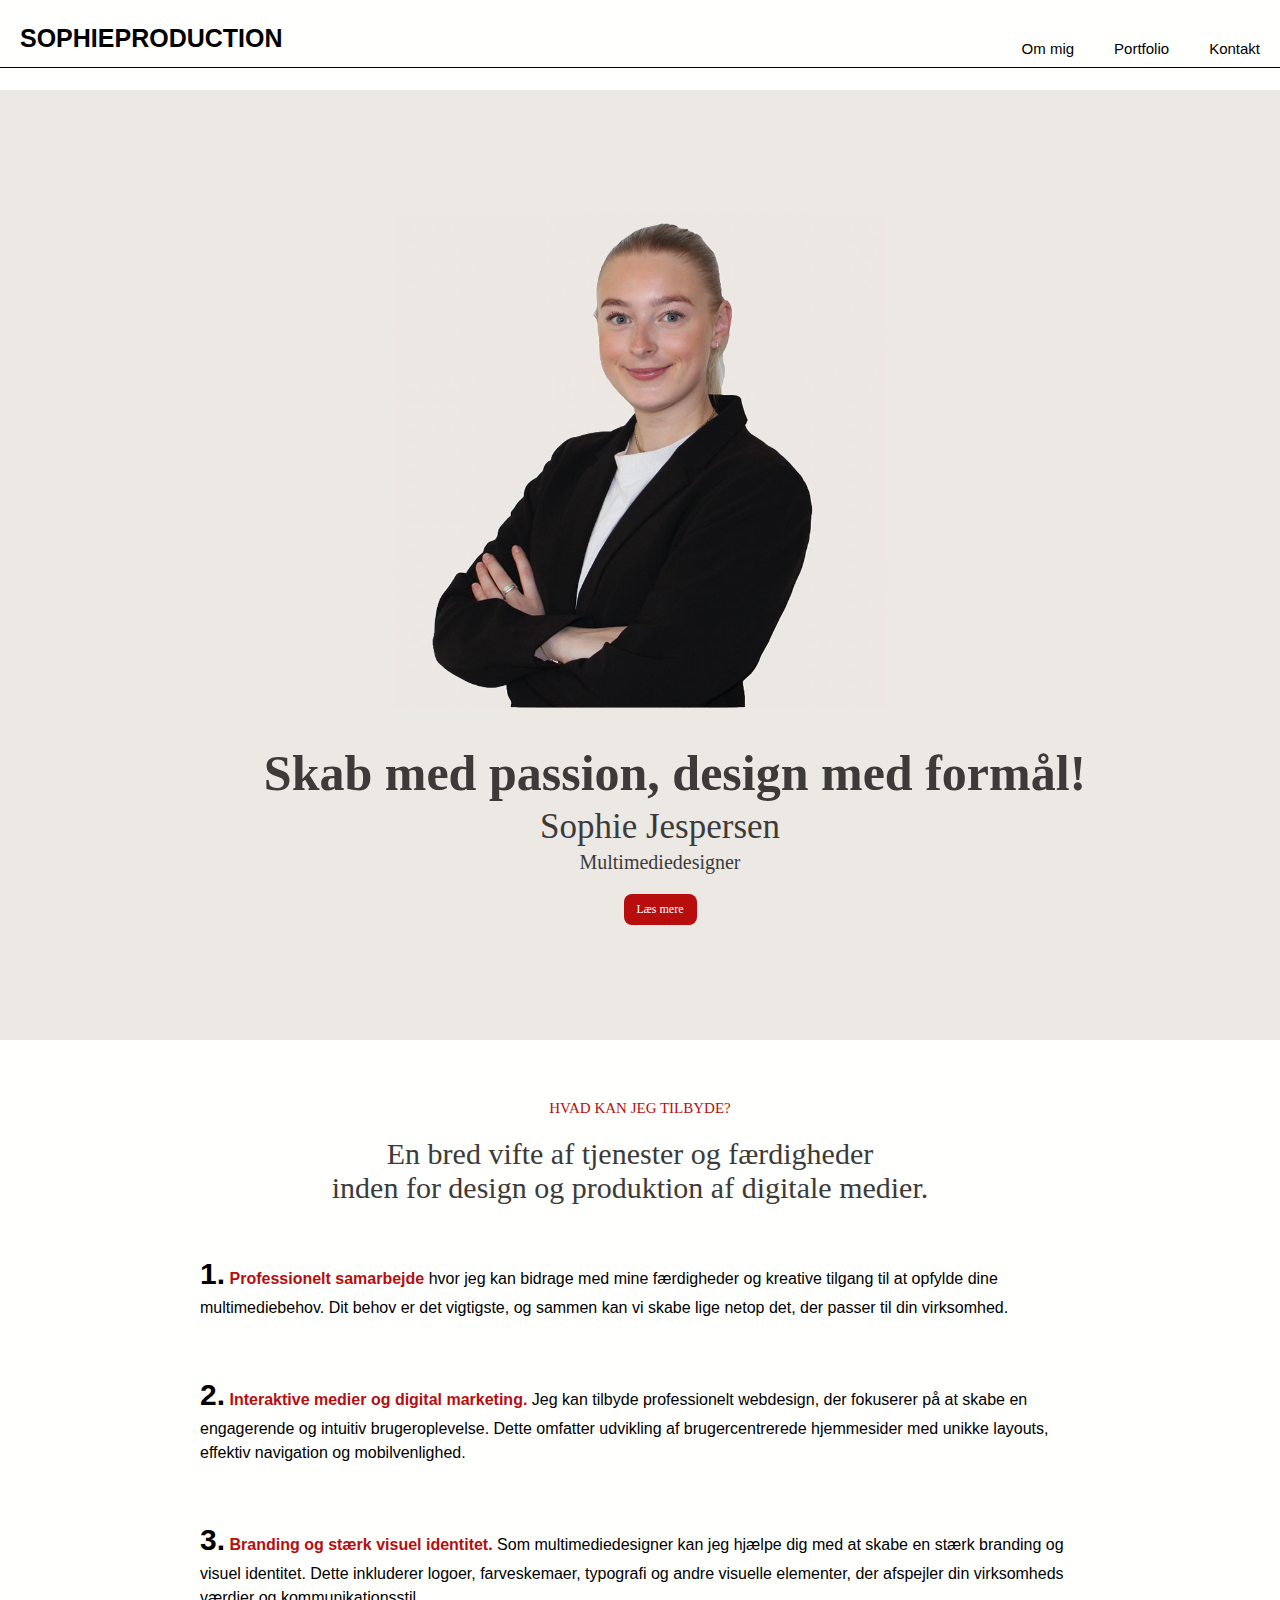
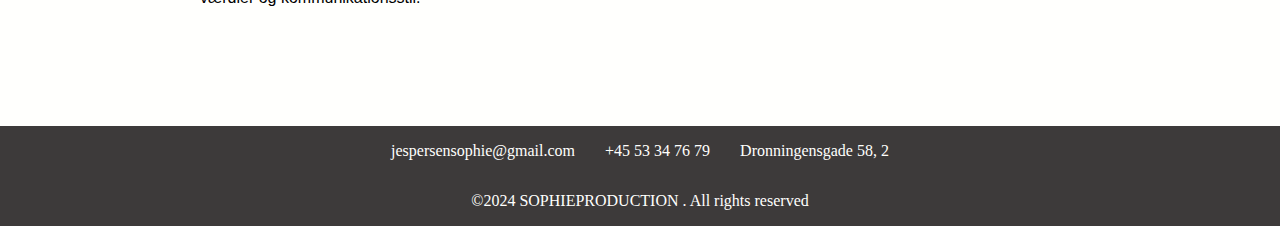
<file: index.html>
<!DOCTYPE html>
<html lang="da">
<head>
    <meta charset="UTF-8">
    <meta name="viewport" content="width=device-width, initial-scale=1.0">
    <title>Sophieproduction</title>
    <link rel="stylesheet" href="style.css" type="text/css"> 
</head>
<body>
    <!--Mit logo og menupunkter-->
    <nav class="container">
        <div class="logo"><a href="index.html">SOPHIEPRODUCTION</a></div> 
        <div class="menubar">
            <div class="item"><a href="ommig.html">Om mig</a></div> 
            <div class="item"><a href="portfolio.html">Portfolio</a></div> 
            <div class="item"><a href="kontakt.html">Kontakt</a></div> 
        </div>
    </nav>

    <div class="line"></div>

<!--Billede med mine overskrifter ved siden af--> 
    <section class="container2">
        <div class="content">
            <div class="text">
                <h1 class="headline">Skab med passion, design med formål!</h1>
                <h2 class="underheadline">Sophie Jespersen</h2>
                <h3 class="multimedia">Multimediedesigner</h3>
                <a href="ommig.html" class="button">Læs mere</a> 
            </div>
            
            <img src="Img/portrait.jpg" alt="Et billede af Sophie Jespersen"> 
        </div>
    </section> 

    <section class="container3">
        <h4 class="h4">HVAD KAN JEG TILBYDE?</h4> 
        <p class="underheadline2">En bred vifte af tjenester og færdigheder<br> inden for design og produktion af digitale medier.</p>
        <div class="text2">
            <p class="paragraph1"><strong class="big">1.</strong> <strong class="bold"> Professionelt samarbejde</strong> hvor jeg kan bidrage med mine færdigheder og kreative tilgang til at opfylde dine multimediebehov. Dit behov er det vigtigste, og sammen kan vi skabe lige netop det, der passer til din virksomhed.</p>
            <p class="paragraph2"><strong class="big">2.</strong> <strong class="bold"> Interaktive medier og digital marketing.</strong> Jeg kan tilbyde professionelt webdesign, der fokuserer på at skabe en engagerende og intuitiv brugeroplevelse. Dette omfatter udvikling af brugercentrerede hjemmesider med unikke layouts, effektiv navigation og mobilvenlighed.</p>
            <p class="paragraph3"><strong class="big">3.</strong> <strong class="bold"> Branding og stærk visuel identitet.</strong> Som multimediedesigner kan jeg hjælpe dig med at skabe en stærk branding og visuel identitet. Dette inkluderer logoer, farveskemaer, typografi og andre visuelle elementer, der afspejler din virksomheds værdier og kommunikationsstil.</p> 
        </div>  
    </section>   


         <footer class="footer">
            <div class="footer-content">
                <p>jespersensophie@gmail.com</p>
                <p>+45 53 34 76 79</p> 
                <p>Dronningensgade 58, 2</p>
            </div> 
            <p>&copy;2024 SOPHIEPRODUCTION . All rights reserved</p>
        </footer>
   
    </body>

</html>
</file>
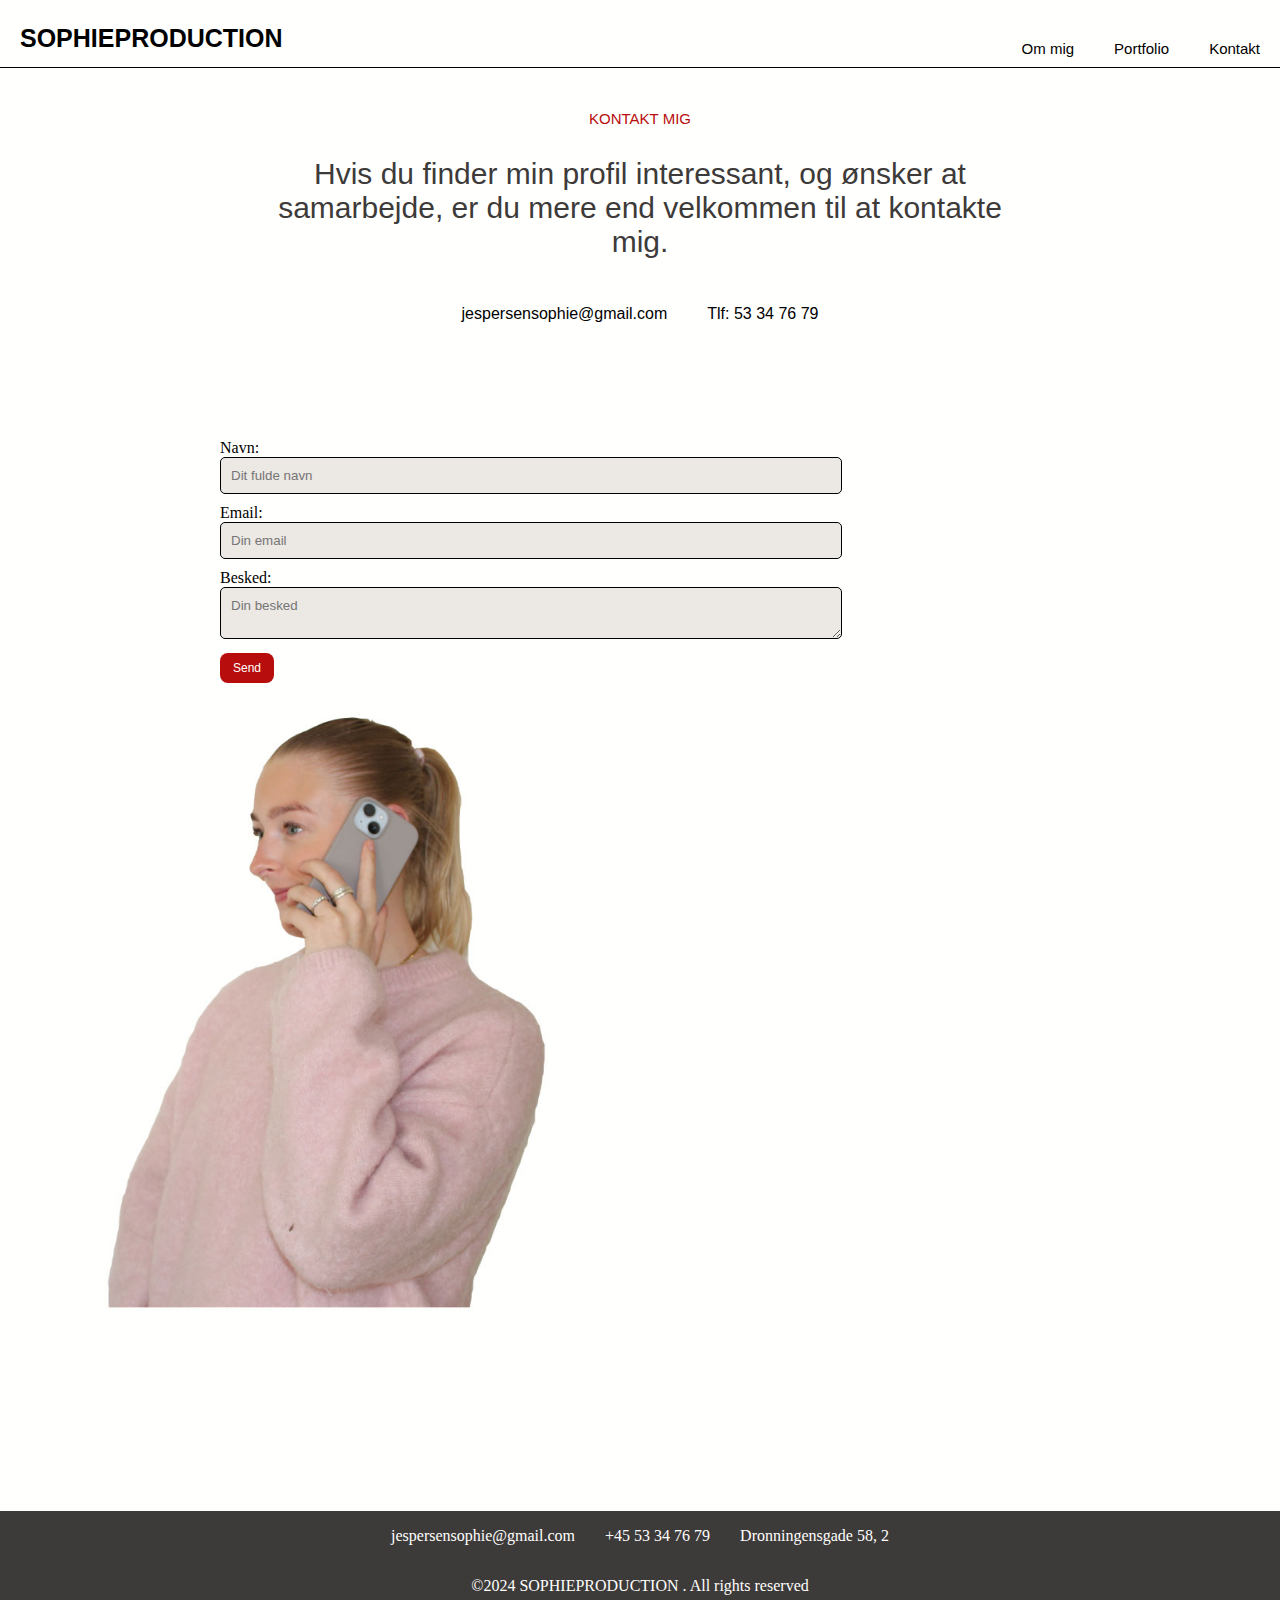
<file: kontakt.html>
<!DOCTYPE html>
<html lang="da">
<head>
    <meta charset="UTF-8">
    <meta name="viewport" content="width=device-width, initial-scale=1.0">
    <title>Kontakt</title>
    <link rel="stylesheet" href="kontakt.css" type="text/css">  
</head>
<body>
    <!--Mit logo og menupunkter-->
    <nav class="container">
        <div class="logo"><a href="index.html">SOPHIEPRODUCTION</a></div> 
        <div class="menubar">
            <div class="item"><a href="ommig.html">Om mig</a></div> 
            <div class="item"><a href="portfolio.html">Portfolio</a></div> 
            <div class="item"><a href="kontakt.html">Kontakt</a></div> 
        </div>
    </nav>

    <div class="line"></div>

    <div class="container2">
        <h2 class="headline">KONTAKT MIG</h2>
        <p class="headline2">Hvis du finder min profil interessant, og ønsker at samarbejde, er du mere end velkommen til at kontakte mig.</p>
        <div class="contact-information">
            <p>jespersensophie@gmail.com</p>
            <p>Tlf: 53 34 76 79</p>
        </div> 
    </div>

    <div class="container3"> 
        <form action="#">
          <label for="name">Navn:</label>
          <input type="text" id="name" name="name" placeholder="Dit fulde navn">
    
          <label for="email">Email:</label>
          <input type="email" id="email" name="email" placeholder="Din email">
  
          <label for="message">Besked:</label>
          <textarea id="message" name="message" placeholder="Din besked"></textarea>
    
          <button type="submit">Send</button>
        </form>
        <img class="portrait3" src="Img/portrait3.jpg" alt="Sophie Jespersen">
      </div>

   


      <footer class="footer">
        <div class="footer-content">
            <p>jespersensophie@gmail.com</p>
            <p>+45 53 34 76 79</p> 
            <p>Dronningensgade 58, 2</p>
        </div> 
        <p>&copy;2024 SOPHIEPRODUCTION . All rights reserved</p>
    </footer>

      

</body>
</html>
</file>
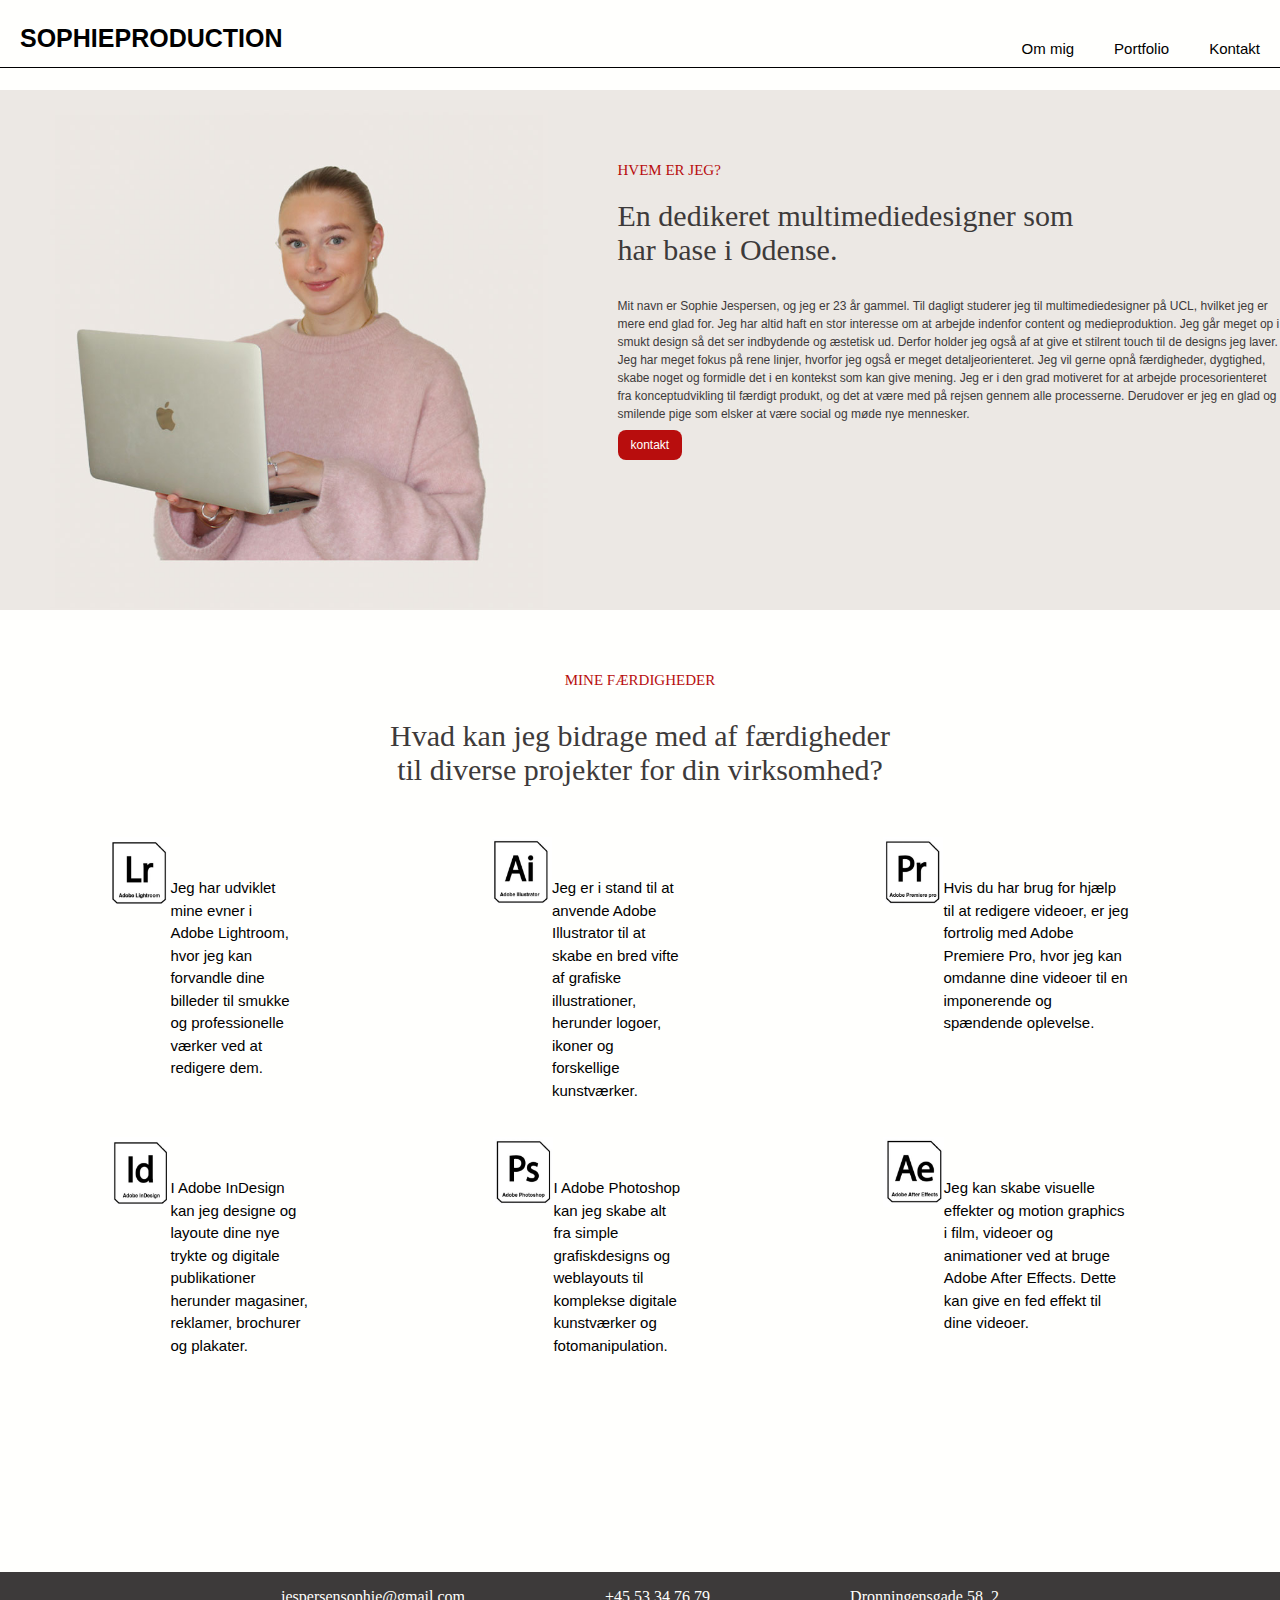
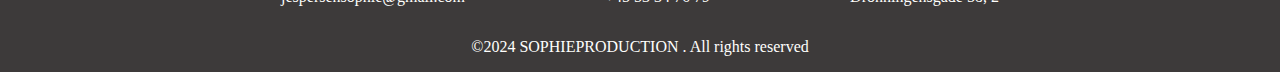
<file: ommig.html>
<!DOCTYPE html>
<html lang="da">
<head>
    <meta charset="UTF-8">
    <meta name="viewport" content="width=device-width, initial-scale=1.0">
    <title>Om mig</title>
    <link rel="stylesheet" href="ommig.css" type="text/css"> 
</head>
<body>
    <!--Mit logo og menupunkter-->
    <nav class="container">
        <div class="logo"><a href="index.html">SOPHIEPRODUCTION</a></div> 
        <div class="menubar">
            <div class="item"><a href="ommig.html">Om mig</a></div> 
            <div class="item"><a href="portfolio.html">Portfolio</a></div> 
            <div class="item"><a href="kontakt.html">Kontakt</a></div> 
        </div>
    </nav>

    <div class="line"></div>

        <!--Beige kasse med billede og tekst ved siden af-->
        <section class="container2">
            <div class="content">
                <img src="Img/portrait2.jpg" alt="Et billede af Sophie Jespersen">  
                <div class="text"> 
                    <h2 class="headline">HVEM ER JEG?</h2>
                    <p class="underheadline">En dedikeret multimediedesigner som <br>har base i Odense.</p>
                    <p class="bodytext">Mit navn er Sophie Jespersen, og jeg er 23 år gammel. Til dagligt studerer jeg til multimediedesigner på UCL, hvilket jeg er mere end glad for. Jeg har altid haft en stor interesse om at arbejde indenfor content og medieproduktion. Jeg går meget op i smukt design så det ser indbydende og æstetisk ud. Derfor holder jeg også af at give et stilrent touch til de designs jeg laver. Jeg har meget fokus på rene linjer, hvorfor jeg også er meget detaljeorienteret. Jeg vil gerne opnå færdigheder, dygtighed, skabe noget og formidle det i en kontekst som kan give mening. Jeg er i den grad motiveret for at arbejde procesorienteret fra konceptudvikling til færdigt produkt, og det at være med på rejsen gennem alle processerne. Derudover er jeg en glad og smilende pige som elsker at være social og møde nye mennesker.</p>
                    <a href="kontakt.html" class="button">kontakt</a>      

                </div>    
            </div>
        </section>

        <section class="container3">
            <h2 class="headline2">MINE FÆRDIGHEDER</h2> 
            <p class="underheadline2">Hvad kan jeg bidrage med af færdigheder<br> til diverse projekter for din virksomhed?</p>
        </section>

        <div class="skills">
        <div class="lightroom">
            <img class="adobelogo" src="Img/lightroom.jpg" alt="lightroom logo">
            <p class="skillstext">Jeg har udviklet mine evner i Adobe Lightroom, hvor jeg kan forvandle dine billeder til smukke og professionelle værker ved at redigere dem.</p>
        </div>

        <div class="illustrator">
            <img class="adobelogo" src="Img/illustrator.jpg" alt="illustrator logo">
            <p class="skillstext">Jeg er i stand til at anvende Adobe Illustrator til at skabe en bred vifte af grafiske illustrationer, herunder logoer, ikoner og forskellige kunstværker.</p>
        </div>

        <div class="premierepro">
            <img class="adobelogo" src="Img/premierepro.jpg" alt="premiere pro logo">
            <p class="skillstext">Hvis du har brug for hjælp til at redigere videoer, er jeg fortrolig med Adobe Premiere Pro, hvor jeg kan omdanne dine videoer til en imponerende og spændende oplevelse.</p>
        </div>
    </div>

    <div class="skills">
        <div class="indesign">
            <img class="adobelogo" src="Img/indesign.jpg" alt="indesign logo">
            <p class="skillstext">I Adobe InDesign kan jeg designe og layoute dine nye trykte og digitale publikationer herunder magasiner, reklamer, brochurer og plakater. </p>
        </div>

        <div class="photoshop">
            <img class="adobelogo" src="Img/photoshop.jpg" alt="photoshop logo">
            <p class="skillstext">I Adobe Photoshop kan jeg skabe alt fra simple grafiskdesigns og weblayouts til komplekse digitale kunstværker og fotomanipulation. </p>
        </div>

        <div class="aftereffects">
            <img class="adobelogo" src="Img/aftereffects.jpg" alt="after effects logo">

            <p class="skillstext">Jeg kan skabe visuelle effekter og motion graphics i film, videoer og animationer ved at bruge Adobe After Effects. Dette kan give en fed effekt til dine videoer. </p>
        </div>

    </div> 
 
    <footer class="footer">
        <div class="footer-content">
            <p>jespersensophie@gmail.com</p>
            <p>+45 53 34 76 79</p> 
            <p>Dronningensgade 58, 2</p>
        </div> 
        <p>&copy;2024 SOPHIEPRODUCTION . All rights reserved</p>
    </footer>

      





        
      

    
    
</body>
</html>
</file>
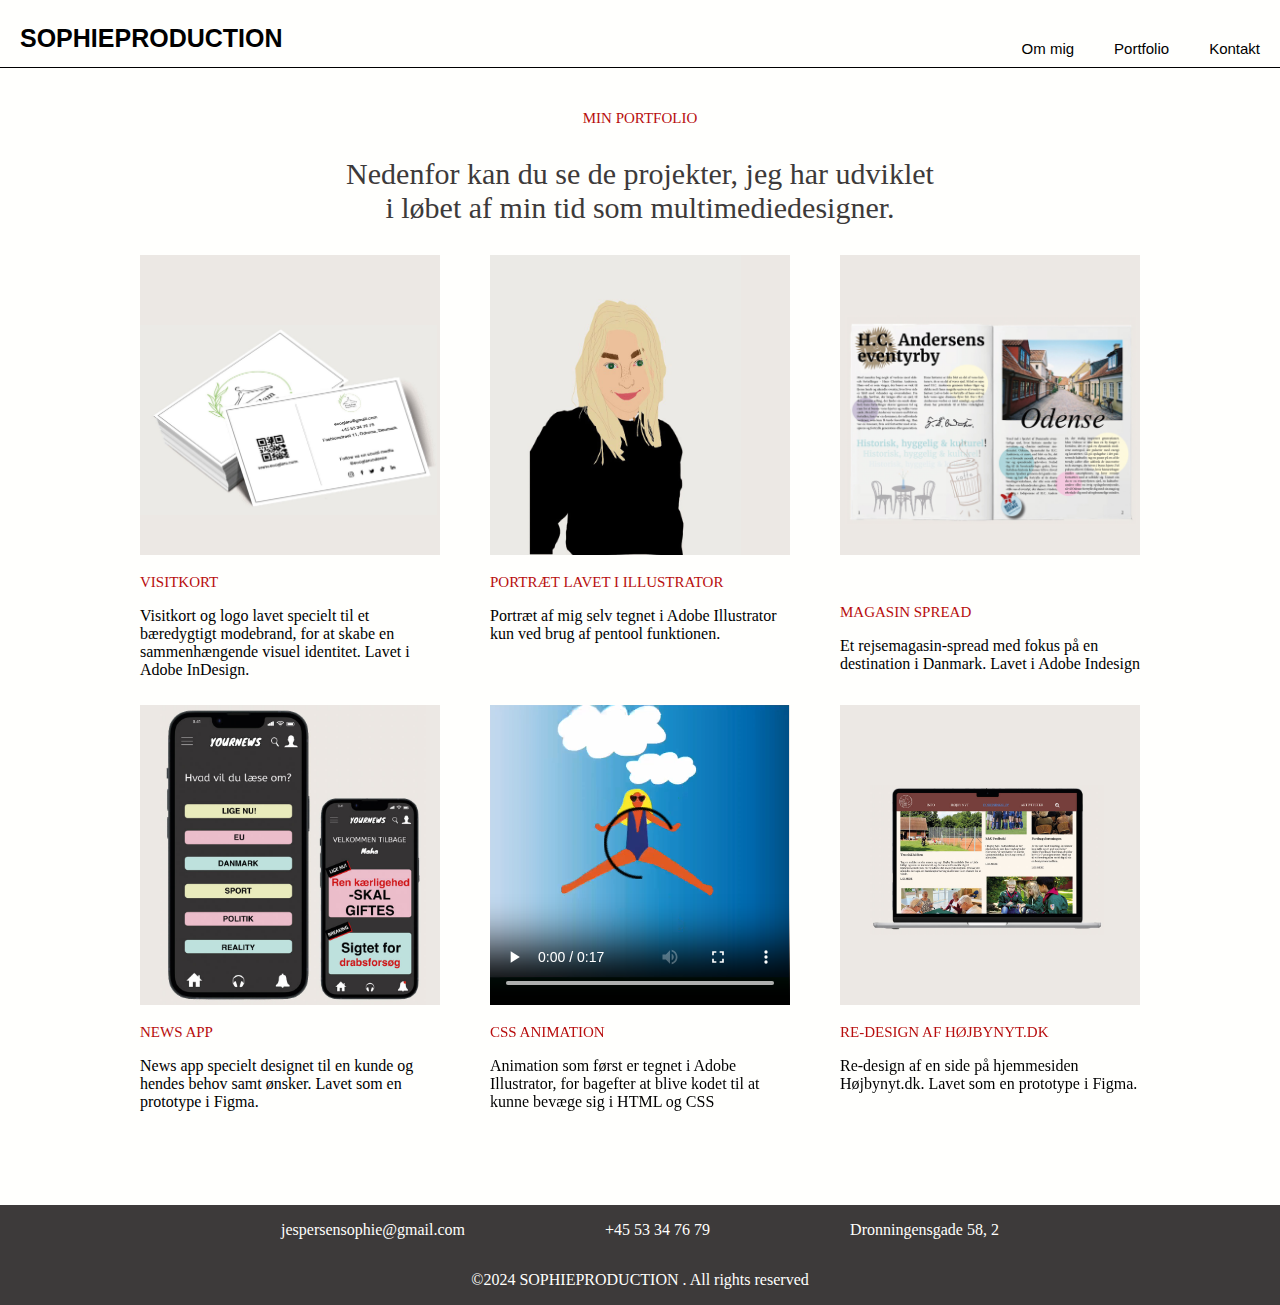
<file: portfolio.html>
<!DOCTYPE html>
<html lang="da">
<head>
    <meta charset="UTF-8">
    <meta name="viewport" content="width=device-width, initial-scale=1.0">
    <title>Portfolio</title>
    <link rel="stylesheet" href="portfolio.css" type="text/css"> 
</head>
<body>
    <!--Mit logo og menupunkter-->
    <nav class="container">
        <div class="logo"><a href="index.html">SOPHIEPRODUCTION</a></div> 
        <div class="menubar">
            <div class="item"><a href="ommig.html">Om mig</a></div> 
            <div class="item"><a href="portfolio.html">Portfolio</a></div> 
            <div class="item"><a href="kontakt.html">Kontakt</a></div> 
        </div>
    </nav>

    <div class="line"></div>

    <div class="containertext">
        <h2 class="portfolioheadline">MIN PORTFOLIO</h2>
        <p class="underheadline">Nedenfor kan du se de projekter, jeg har udviklet<br> i løbet af min tid som multimediedesigner.</p>
    </div>

    <section class="picture123">
        <div class="container1">
            <img src="Img/businesscard.jpg" alt="visitkort">
            <h3 class="headline1">VISITKORT</h3> 
            <p class="text">Visitkort og logo lavet specielt til et bæredygtigt modebrand, for at skabe en sammenhængende visuel identitet. Lavet i Adobe InDesign.</p>
        </div>
        <div class="container2"> 
            <img src="Img/illustratorpotraet.jpg" alt="portræt lavet i illustrator">
            <h3 class="headline2">PORTRÆT LAVET I ILLUSTRATOR</h3>
            <p class="text">Portræt af mig selv tegnet i Adobe Illustrator kun ved brug af pentool funktionen.</p> 
        </div>
        <div class="container3">
            <img src="Img/magazinespread.jpg" alt="magasin spread">
            <h3 class="headline3">MAGASIN SPREAD</h3> 
            <p class="text">Et rejsemagasin-spread med fokus på en destination i Danmark. Lavet i Adobe Indesign</p>
        </div>
    </section>

    <section class="picture456">
        <div class="container4">
            <img src="Img/newsapp.jpg" alt="news app">
            <h3 class="headline4">NEWS APP</h3> 
            <p class="text">News app specielt designet til en kunde og hendes behov samt ønsker. Lavet som en prototype i Figma.</p>
        </div>
        <div class="container5">
            <video controls loop class="video">
                <source src="Img/Animation.mp4" type="video/mp4">
            </video>
            <h3 class="headline5">CSS ANIMATION</h3>
            <p class="text">Animation som først er tegnet i Adobe Illustrator, for bagefter at blive kodet til at kunne bevæge sig i HTML og CSS</p>
            </div>
        <div class="container6">
            <img src="Img/redesign.jpg" alt="redesign af hjemmeside">
            <h3 class="headline6">RE-DESIGN AF HØJBYNYT.DK</h3>
            <p class="text">Re-design af en side på hjemmesiden Højbynyt.dk. Lavet som en prototype i Figma.</p>  
        </div>

        </section>


    <footer class="footer">
        <div class="footer-content">
            <p>jespersensophie@gmail.com</p>
            <p>+45 53 34 76 79</p> 
            <p>Dronningensgade 58, 2</p>
        </div> 
        <p>&copy;2024 SOPHIEPRODUCTION . All rights reserved</p>
    </footer>


    </body>

</html>
</file>
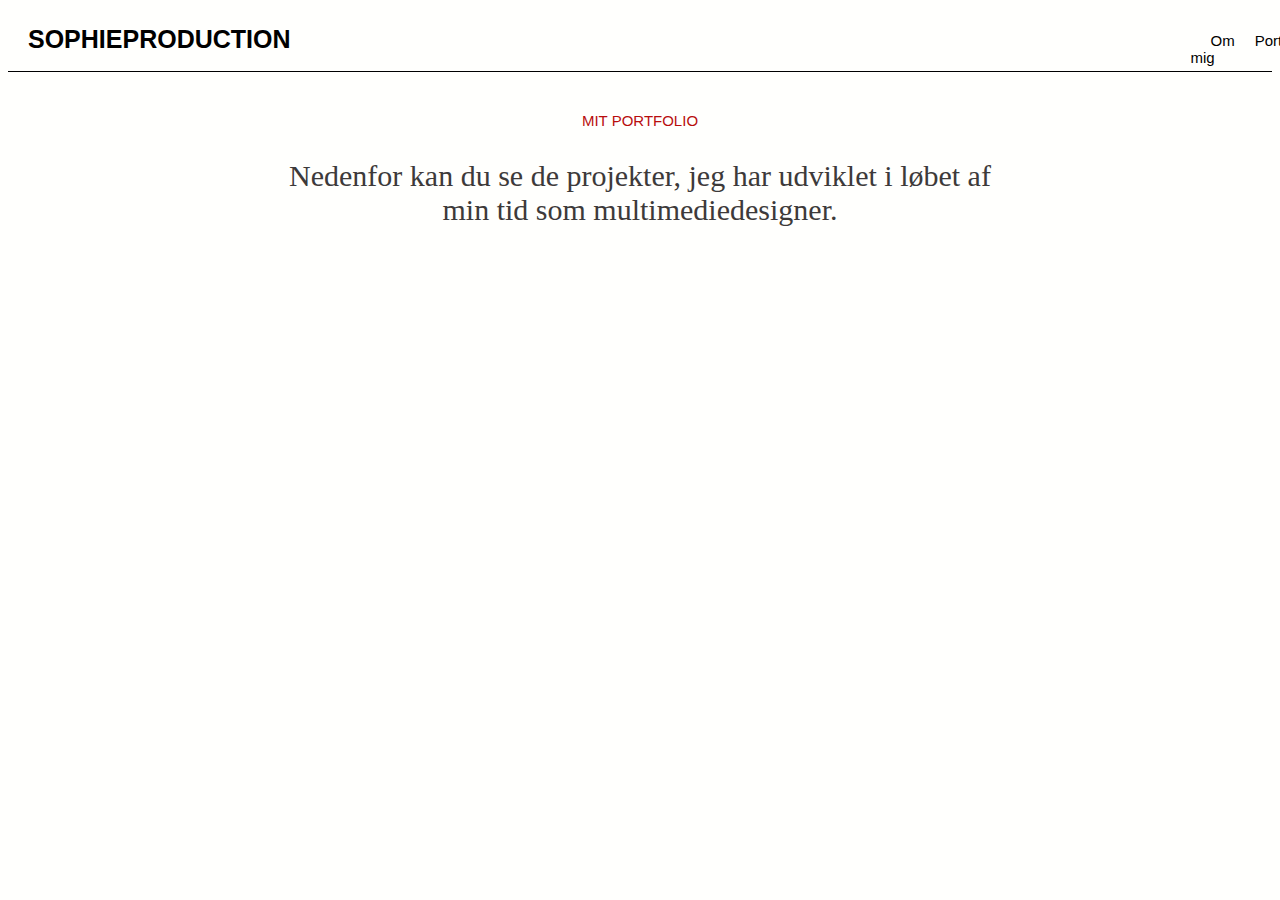
<file: projekter.html>
<!DOCTYPE html>
<html lang="en">
<head>
    <meta charset="UTF-8">
    <meta name="viewport" content="width=device-width, initial-scale=1.0">
    <title>Sophieproduction</title>
    <link rel="stylesheet" href="projekter.css" type="text/css"> 
</head>
<body>
    <!--Mit logo og menupunkter-->
    <nav class="container">
        <h1 class="logo"><a href="index.html">SOPHIEPRODUCTION</a></h1>
        <div class="menupunkter">
            <div class="item"><a href="ommig.html">Om mig</a></div> 
            <div class="item"><a href="projekter.html">Portfolio</a></div> 
            <div class="item"><a href="kontakt.html">Kontakt</a></div> 
        </div>
    </nav>

    <div class="streg"></div>

    <div class="container2">
        <h2 class="rubrik">MIT PORTFOLIO</h2>
        <p class="underrubrik">Nedenfor kan du se de projekter, jeg har udviklet i løbet af min tid som multimediedesigner.</p>

    </div>
</file>
<file: style.css>
body {
    background-color: #fffffd; 
    margin: 0;
    padding: 0;
}

/*Min menubar med logo og menupunkter*/
.container {
    display: flex; 
    align-items: center;
    justify-content: space-between; 
}
nav a  {
    padding: 20px; 
    text-decoration: none;
    color: black; 
}
.menubar {
    display: flex;  
}

.item {
    font-size: 15px; 
    padding-top: 40px;
    color: #3D3A3A; 
    font-family: Arial, Helvetica, sans-serif; 
}
.item a:hover {    
    color: #B80D0D; 
}

.line { 
    border-top: 1px solid black; 
    width: 100%; 
    padding-top: 22px;
    margin-top: 10px;
    color: #3D3A3A; 
}

/* Mit logo*/
.logo {
    font-family: Arial, Helvetica, sans-serif;
    font-weight: bold;
    font-size: 25px; 
    color: #000000;  
    padding-top: 20px; 
} 

/* Portraetbillede med tekst ved siden af*/
.container2 {
    background-color: #ECE8E4;
    height: 620px;
}
.content {
    display: flex;
    flex-direction: row; 
    align-items: center; 
    padding: 120px
}

img { 
    height: 500px;  
    margin-left: 0;  
    margin-bottom: 400px; 
}

/*mine 3 forskellige overskrifter ved siden af billedet*/

.text {
   display: flex;
   flex-direction: column;
   align-items: center;
   justify-content: center;   
   margin-bottom: 500px;
}

/* skab med passion, design med formål*/
.headline {
    font-family: merriweather; 
    font-size: 70px;  
    color: #3D3A3A;      
    margin-left: 70px; 

}
/*Sophie Jespersen*/
.underheadline { 
    font-family: merriweather; 
    font-size: 35px; 
    font-weight: 50; 
    color: #3D3A3A;  
   margin-top: -50px; 
   margin-left: 40px;
   
  
}
/*Multimediedesigner*/
.multimedia {
    font-family: merriweather; 
    font-size: 20px;
    color: #3D3A3A; 
    font-weight: 50;
    margin-top: -25px; 
    margin-left: 40px; 
}

.button { 
    background-color: #B80D0D;  
    color: #fffffd;
    font-size: 12px; 
    padding: 8px 13px;
    border: none;
    border-radius: 8px; 
    cursor: pointer; 
    margin-left: 40px;
}

/*For at få understregnigen og den farve fra linket væk*/
.button {
    text-decoration: none;  
    color: #fffffd; 
}

.button:hover { 
    background-color: #d95353; 
}

.container3 {
    flex-direction: column; 
    margin-left: 200px;
    margin-right: 200px;   
    font-family: Arial, Helvetica, sans-serif;
    margin-bottom: 100px;
}

/*Hvad kan jeg tilbyde?*/
.h4 {
    font-family: merriweather;  
    font-size: 15px; 
    color: #B80D0D; 
    font-weight: 50;
    text-align: center;
    margin-top: 60px;
}
/*En bred vifte af tjenester og færdigheder....*/
.underheadline2 {
font-family: merriweather; 
font-size: 30px; 
color: #3D3A3A;
margin-top: 20px;
text-align: center;
margin-left: 70px;
margin-right: 70px;
}

.text2 {
    display: flex; 
    justify-content: center;
    gap: 50px;
    line-height: 1.5; 
}

/*de 3 forskellige ting jeg kan tilbyde*/
.big {
    font-size: 30px;
}


.bold {
    color: #B80D0D; 
}


.footer-content {
    display: flex;
    justify-content: center;
    gap: 260px;     
}

.footer {
    width: 100%;
    background-color: #3D3A3A; 
    color: #fffffd; 
    text-align: center;
    position: fixed;
    position: absolute;
}
@media only screen and (min-width: 767px) and (max-width: 1300px) {  
   .logo {
    margin-right: 300px;
   }

   .container2 {
    height: 950px;
   }

   .content {
    display: flex;
    flex-direction: column-reverse;    
}

.text {
    margin-top: -400px;
}
.headline {
    width: 100%;
    font-size: 50px;
    margin-bottom: 0; 
    text-align: center;
}

.underheadline {
    margin-top: 5px;
}

.underheadline2 {
    width: 100%;
    margin-left: -10px;
}

.text2 {
    display: flex;
    flex-direction: column; 
    gap: 20px;
}

.footer-content {
    gap: 30px;
}

}



@media screen and (max-width: 767px) {  

    /*Hvordan min menubar ser ud på mobilversion*/
    .container {
        width: 100%; 
        flex-wrap: wrap;  
    }

    .logo {
        margin: 0 auto 20px; 
        margin-top: 10px; 
    }

    /*mine menupunkter*/
    .item {
        margin-left: 30px;


    }
    .line {
        margin-top: 10px; 
    }

    /*Hvor lang min beige kasse er*/
    .container2 {
        height: 650px; 
    }

    .content {
        display: flex;
        flex-direction: column-reverse;   
    }

    /*Mit billede*/
    img {
        height: 300px;
        text-align: center; 
        margin-top: -50px;
    }

    .text {
        text-align: center;
        margin-top: -400px;
    }
    /*Skab med passion, design med formål*/
    .headline {
        font-size: 30px; 
        width: 100%; 
        margin-right: 60px;
    }

    /*Sophie Jespersen*/
    .underheadline {
        font-size: 20px;
        margin-top: 5px;
        margin-bottom: 0; 
        margin-right: 25px;
    }

    /*Multimediedesigner*/
    .multimedia {
        font-size: 13px;
        margin-top: 5px;
        margin-right: 25px;
    }

    .button {
        margin-right: 25px;
    }

    .container3 {
        width: 100%;
        margin-left: 0; 
    }

    /*Hvad kan jeg tilbyde?*/
    h4 {
        font-size: 8px;
    }

    /*en bred vifte...*/
    .underheadline2 {
        font-size: 20px;
    }

    /*Mine 3 forskellige tekster*/
    .text2 {
        display: flex;
        flex-direction: column; 
        margin-left: 0; 
    }

    .footer-content {
        gap: 20px;
        font-size: 12px;
    }

}
</file>
<file: kontakt.css>
body {
    background-color: #fffffd; 
    margin: 0;
    padding: 0;
}

/*Min menubar med logo og menupunkter*/
.container {
    display: flex; 
    align-items: center;
    justify-content: space-between; 
}
nav a  {
    padding: 20px; 
    text-decoration: none;
    color: black; 
}
.menubar {
    display: flex;  
}

.item {
    font-size: 15px; 
    padding-top: 40px;
    color: #3D3A3A; 
    font-family: Arial, Helvetica, sans-serif; 
}
.item a:hover {    
    color: #B80D0D; 
}

.line { 
    border-top: 1px solid black; 
    width: 100%; 
    padding-top: 22px;
    margin-top: 10px;
    color: #3D3A3A; 
}

/* Mit logo*/
.logo {
    font-family: Arial, Helvetica, sans-serif;
    font-weight: bold;
    font-size: 25px; 
    color: #000000;  
    padding-top: 20px; 
} 

.container2 {
    flex-direction: column; 
    margin-left: 200px;
    margin-right: 200px; 
}

.headline {
    font-family: Arial, Helvetica, sans-serif; 
    font-size: 15px; 
    color: #B80D0D; 
    font-weight: 50; 
    margin-top: 20px;  
    margin-bottom: 0;  
    text-align: center;
}

.headline2 {
    font-family: Arial, Helvetica, sans-serif; 
    font-size: 30px; 
    color: #3D3A3A;
    margin-left: 70px;
    margin-right: 70px; 
    text-align: center; 
}

.contact-information {
    display: flex;
    justify-content: center; 
    font-family: Arial, Helvetica, sans-serif; 
    gap: 40px;
}

.container3 {
    display: flex;
    width: 50%;
   
  }
  
  form {
    flex: 1;
    margin-top: 100px;
    margin-left: 260px;
  }
  
  label,
  input,
  textarea,
  button {
    margin-bottom: 10px;
  }

  
  input[type="text"],
  input[type="email"],
  textarea {
    width: 600px; 
    padding: 10px;
    border: 1px solid #000000;
    border-radius: 5px;
    background-color: #ECE8E4; 
    font-family: Arial, Helvetica, sans-serif; 
  }
  
  button {
    background-color: #B80D0D;  
    color: #fffffd;
    font-size: 12px; 
    padding: 8px 13px; 
    border: none;
    border-radius: 8px; 
    cursor: pointer; 
    margin-right: 150px; 
  }
  
  button:hover {
    background-color: #d95353; 
  }

  .portrait3 {
    flex: 1;
    height: 400px;
    margin-left: 100px;
  }

  .footer-content {
    display: flex;
    justify-content: center;
    gap: 300px;     
}

.footer {
    width: 100%;
    background-color: #3D3A3A; 
    color: #fffffd; 
    text-align: center;
    position: fixed;
    position: absolute;
    margin-top: 200px;
}

@media only screen and (min-width: 767px) and (max-width: 1300px) {
  .logo {
    margin-right: 100px;
}

.container3 {
  display: flex;
  flex-direction: column; 
  margin-left: -40px;
}

.footer-content {
  gap: 30px;
}

}


@media screen and (max-width: 767px) {

/*Hvordan min menubar ser ud på mobilversion*/
.container {
  width: 100%; 
  flex-wrap: wrap;  
}

.logo {
  margin: 0 auto 20px; 
  margin-top: 10px; 
}

/*mine menupunkter*/
.item {
  margin-left: 30px;


}
.line {
  margin-top: 10px; 
}

.container2 {
  width: 100%;
  margin-left: 0; 
}

.contact-information {
  display: flex;
  flex-direction: column; 
  text-align: center;
  gap: 5px;
}

.container3 {
  width: 100%;
  display: flex;
  flex-direction: column;
}

form {
  margin-left: 0;
}

input[type="text"],
  input[type="email"],
  textarea {
    width: 350px;
    margin-top: 20px;
    
  }



  .footer-content {
    gap: 20px;
    font-size: 12px;
}




}
</file>
<file: ommig.css>
body {
    background-color: #fffffd; 
    margin: 0;
    padding: 0;
}

/*Min menubar med logo og menupunkter*/
.container {
    display: flex; 
    align-items: center;
    justify-content: space-between; 
}
nav a  {
    padding: 20px; 
    text-decoration: none;
    color: black; 
}
.menubar {
    display: flex;  
}

.item {
    font-size: 15px; 
    padding-top: 40px;
    color: #3D3A3A; 
    font-family: Arial, Helvetica, sans-serif; 
}
.item a:hover {    
    color: #B80D0D; 
}

.line { 
    border-top: 1px solid black; 
    width: 100%; 
    padding-top: 22px;
    margin-top: 10px;
    color: #3D3A3A; 
}

/* Mit logo*/
.logo {
    font-family: Arial, Helvetica, sans-serif;
    font-weight: bold;
    font-size: 25px; 
    color: #000000;  
    padding-top: 20px; 
} 

/*mit billede med tekst ved siden af*/
.container2 {
    background-color: #ECE8E4;   
    height: 520px; 
}
img {
    height: 500px; 
    margin-top: 20px;
    margin-bottom: 50px; 
    margin-left: 50px;
}
.content {
    display: flex;
}

.text { 
    margin-top: 10px; 
}

/*Hvem er jeg rubrik*/ 
.headline { 
    font-family: merriweather; 
    font-size: 15px; 
    color: #B80D0D; 
    font-weight: 50;     
    padding-top: 50px;
}
/*En dedikeret multimediedesigner....*/
.underheadline { 
    font-family: merriweather;
    font-size: 30px; 
    color: #3D3A3A;
    margin-top: 20px;
}
/*Min tekst om mig selv*/ 
.text { 
    margin-left: 70px;
}
.bodytext { 
    line-height: 1.5;
    font-size: 15px;
    margin-right: 300px; 
    font-family: Arial, Helvetica, sans-serif; 
    color: #3D3A3A;
}
.button { 
    text-decoration: none;
    background-color: #B80D0D;  
    color: #fffffd;
    font-size: 12px; 
    font-family: Arial, Helvetica, sans-serif;
    padding: 8px 13px;
    border: none;
    border-radius: 8px; 
    cursor: pointer; 
}

.button:hover { 
    background-color: #d95353;  
}

/*Mine kompetencer med et billede af de forskellige adobe logoer*/
.container3 {
    text-align: center;    
}

.headline2 {
    font-family: merriweather; 
    font-size: 15px; 
    color: #B80D0D; 
    font-weight: 50;     
    padding-top: 50px;
}

.underheadline2 {
    font-family: merriweather;
    font-size: 30px; 
    color: #3D3A3A;
}

.skills {
    display: flex;
    justify-content: center;
    margin-left: 60px;
    line-height: 1.5;
}



.adobelogo {
    height: 70px;
}

.lightroom {
    display: flex;
}

.skillstext {
    font-family: Arial, Helvetica, sans-serif; 
    font-size: 15px;
    margin-right: 150px;
    margin-top: 60px;
}

.illustrator {
    display: flex;
}

.premierepro {
    display: flex;
}

.indesign {
    display: flex;
}

.photoshop {
    display: flex;
    margin-left: -20px;
}

.aftereffects {
    display: flex;
}

.projectmanagement {
    text-align: center;
    font-family: Arial, Helvetica, sans-serif; 
}

.projecticons {
    display: flex;
    justify-content: center;
}

.projecticons img {
    height: 50px;
}

.footer-content {
    display: flex;
    justify-content: center;
    gap: 300px;     
}

.footer {
    width: 100%;
    background-color: #3D3A3A; 
    color: #fffffd; 
    text-align: center;
    margin-top: 200px;
    position: fixed;
    position: absolute;
}
@media only screen and (min-width: 767px) and (max-width: 1300px) {
    .logo {
        margin-right: 100px;
    }

    .bodytext {
        width: 100%;
        font-size: 12px;
    }

    .footer-content {
        gap: 140px;
    }

    
}



@media screen and (max-width: 767px) {

    /*Hvordan min menubar ser ud på mobilversion*/
    .container {
      width: 100%; 
      flex-wrap: wrap;  
    }
    
    .logo {
      margin: 0 auto 20px; 
      margin-top: 10px; 
    }
    
    /*mine menupunkter*/
    .item {
      margin-left: 30px;
    
    
    }
    .line {
      margin-top: 10px; 
    }

    .container2 {
        height: 1000px;
    }

    .content {
        display: flex;
        flex-direction: column;
        
    }
    
    img {
        height: 300px;
        margin-bottom: -80px;
    }

    .text {
        margin-left: 0; 
    }

    .bodytext {
        width: 100%;
    }

    .skills {
        display: flex;
        flex-direction: column;
        width: 100%;
        margin-left: 0;
    }

    .footer-content {
        gap: 20px;
        font-size: 12px;
    }

    

}
</file>
<file: portfolio.css>
body {
    background-color: #fffffd; 
    margin: 0;
    padding: 0;
}

/*Min menubar med logo og menupunkter*/
.container {
    display: flex; 
    align-items: center;
    justify-content: space-between; 
}
nav a  {
    padding: 20px; 
    text-decoration: none;
    color: black; 
}
.menubar {
    display: flex;  
}

.item {
    font-size: 15px; 
    padding-top: 40px;
    color: #3D3A3A; 
    font-family: Arial, Helvetica, sans-serif; 
}
.item a:hover {    
    color: #B80D0D; 
}

.line { 
    border-top: 1px solid black; 
    width: 100%; 
    padding-top: 22px;
    margin-top: 10px;
    color: #3D3A3A; 
}

/* Mit logo*/
.logo {
    font-family: Arial, Helvetica, sans-serif;
    font-weight: bold;
    font-size: 25px; 
    color: #000000;  
    padding-top: 20px; 
} 
.containertext {
    flex-direction: column; 
    margin-left: 200px;
    margin-right: 200px; 
}

/*Mit portfolio*/
.portfolioheadline {
    font-family: merriweather; 
    font-size: 15px; 
    color: #B80D0D; 
    font-weight: 50; 
    margin-top: 20px;  
    margin-bottom: 0;  
    text-align: center;
}
/*Nedenfor kan du se....*/
.underheadline { 
    font-family: merriweather; 
    font-size: 30px; 
    color: #3D3A3A;
    margin-left: 70px;
    margin-right: 70px; 
    text-align: center; 
}
/* de første 3 billeder på min portfolio*/
.picture123 {
    display: flex;
    justify-content: center;
    gap: 50px;
}

.container1 {
    background-color: #ECE8E4; 
    height: 400px;
    width: 400px;
}

.container1 img {
    height: 250px;
    text-align: center;
    margin-top: 70px;
}

.headline1 {
    font-family: merriweather; 
    font-size: 15px; 
    color: #B80D0D; 
    font-weight: 50;
    margin-top: 93px; 
}

.container2 {
    background-color: #ECE8E4; 
    height: 400px;
    width: 400px;
}

.container2 img {
    height: 400px;
    text-align: center;
}

.headline2 {
    font-family: merriweather;  
    font-size: 15px; 
    color: #B80D0D; 
    font-weight: 50;
}

.container3 {
    background-color: #ECE8E4; 
    height: 400px;
    width: 400px;
}

.container3 img {
    height: 280px;
    margin-left: 5px;
    margin-top: 60px;
}

.headline3 {
    font-family: merriweather; 
    font-size: 15px; 
    color: #B80D0D; 
    font-weight: 50;
    margin-top: 75px;
}
/*de 3 andre billeder på min portfolio*/
.picture456 {
    display: flex;
    justify-content: center;
    gap: 50px;
    margin-top: 150px;
}

.container4 {
    background-color: #ECE8E4; 
    height: 400px;
    width: 400px;
}

.container4 img {
    height: 400px;
    margin-left: 20px;
}

.headline4 {
    font-family: merriweather; 
    font-size: 15px; 
    color: #B80D0D;
    font-weight: 50;
}

.container5 {
    background-color: #ECE8E4; 
    height: 400px;
    width: 400px;
}

.video {
    height: 400px;
    width: 400px;   
}

.headline5 {
    font-family: merriweather; 
    font-size: 15px; 
    color: #B80D0D;
    font-weight: 50;
}


.container6 {
    background-color: #ECE8E4; 
    height: 400px;
    width: 400px;
}

.container6 img {
    height: 250px;
    margin-top: 80px;
}

.headline6 {
    font-family: merriweather; 
    font-size: 15px; 
    color: #B80D0D;
    font-weight: 50;
    margin-top: 85px;
}

.text {
    font-family: merriweather;
}

.footer-content {
    display: flex;
    justify-content: center;
    gap: 300px;     
}

.footer {
    width: 100%;
    background-color: #3D3A3A; 
    color: #fffffd; 
    text-align: center;
    margin-top: 200px;
    position: fixed;
    position: absolute;
}

@media only screen and (min-width: 767px) and (max-width: 1300px) {
    .logo {
        margin-right: 100px;
    }

    .container1 {
        height: 300px;
        width: 300px;
    }

    .container1 img {
        height: 190px;
    }

    .headline1 {
        margin-top: 55px;
    }

    .container2 {
        height: 300px;
        width: 300px; 
    }

    .container2 img {
        height: 300px;
    }

    .container3 {
        height: 300px;
        width: 300px;
    }

    .container3 img {
        height: 210px;
    }
        

    .container4 {
        height: 300px;
        width: 300px;
    }

    .container4 img {
        height: 300px;
    }

    .container5 {
        height: 300px;
        width: 300px;
    }

    .video {
        height: 300px;
        width: 300px; 
    }

    .container6 {
        height: 300px;
        width: 300px;
    }

    .container6 img {
        height: 150px;
        margin-left: 30px;
    }

    .footer-content {
        gap: 140px;
    }

}

@media screen and (max-width: 767px) {  

    /*Hvordan min menubar ser ud på mobilversion*/
    .container {
        width: 100%; 
        flex-wrap: wrap;  
    }

    .logo {
        margin: 0 auto 20px; 
        margin-top: 10px; 
    }

    /*mine menupunkter*/
    .item {
        margin-left: 30px;


    }
    .line {
        margin-top: 10px; 
    }

    .containertext {
        width: 100%; 
        margin-left: 0;
    }

    .underheadline {
        font-size: 20px; 
    }

    .picture123 {
        display: flex;
        flex-direction: column; 
        gap: 140px;
    }

    .picture456 {
        display: flex;
        flex-direction: column; 
        gap: 140px;
    }

    .footer-content {
        gap: 20px;
        font-size: 12px;
    }


}
</file>
<file: projekter.css>
body {
    background-color: #fffffd; 
}

/*Min menubar med logo og menupunkter*/
.container {
    display: flex; 
    align-items: center;
}
nav a  {
    padding: 20px; 
    text-decoration: none;
    color: #000000;   
}
.menupunkter {
    display: flex;  
    justify-content: flex-end; 
    margin-left: 80px; 
}

.item {
    font-size: 15px; 
    padding-top: 20px;
    color: #3D3A3A; 
       
}
.item a:hover {   
    color: #B80D0D; 
}

.streg {
    border-top: 1px solid black; 
    width: 100%; 
    padding-top: 20px;
    color: #3D3A3A; 
}

/* Mit logo*/
.logo {
    margin-right: 800px;  
    font-family: Arial, Helvetica, sans-serif;
    font-size: 25px; 
    color: #000000;  
}
/*hvilken størrelsen mine menupunkter er*/
.item {
    font-size: 15px; 
    padding-top: 20px;
    color: #3D3A3A; 
    font-family: Arial, Helvetica, sans-serif;  
}

.streg {
    border-top: 1px solid black; 
    width: 100%; 
}

.container2 {
    flex-direction: column; 
    margin-left: 200px;
    margin-right: 200px; 
}

.rubrik {
    font-family: Arial, Helvetica, sans-serif; 
    font-size: 15px; 
    color: #B80D0D; 
    font-weight: 50; 
    margin-top: 20px;  
    margin-bottom: 0;  
    text-align: center;
}

.underrubrik {
    font-family: 'Times New Roman', Times, serif; 
    font-size: 30px; 
    color: #3D3A3A;
    margin-left: 70px;
    margin-right: 70px; 
    text-align: center; 
}
</file>
